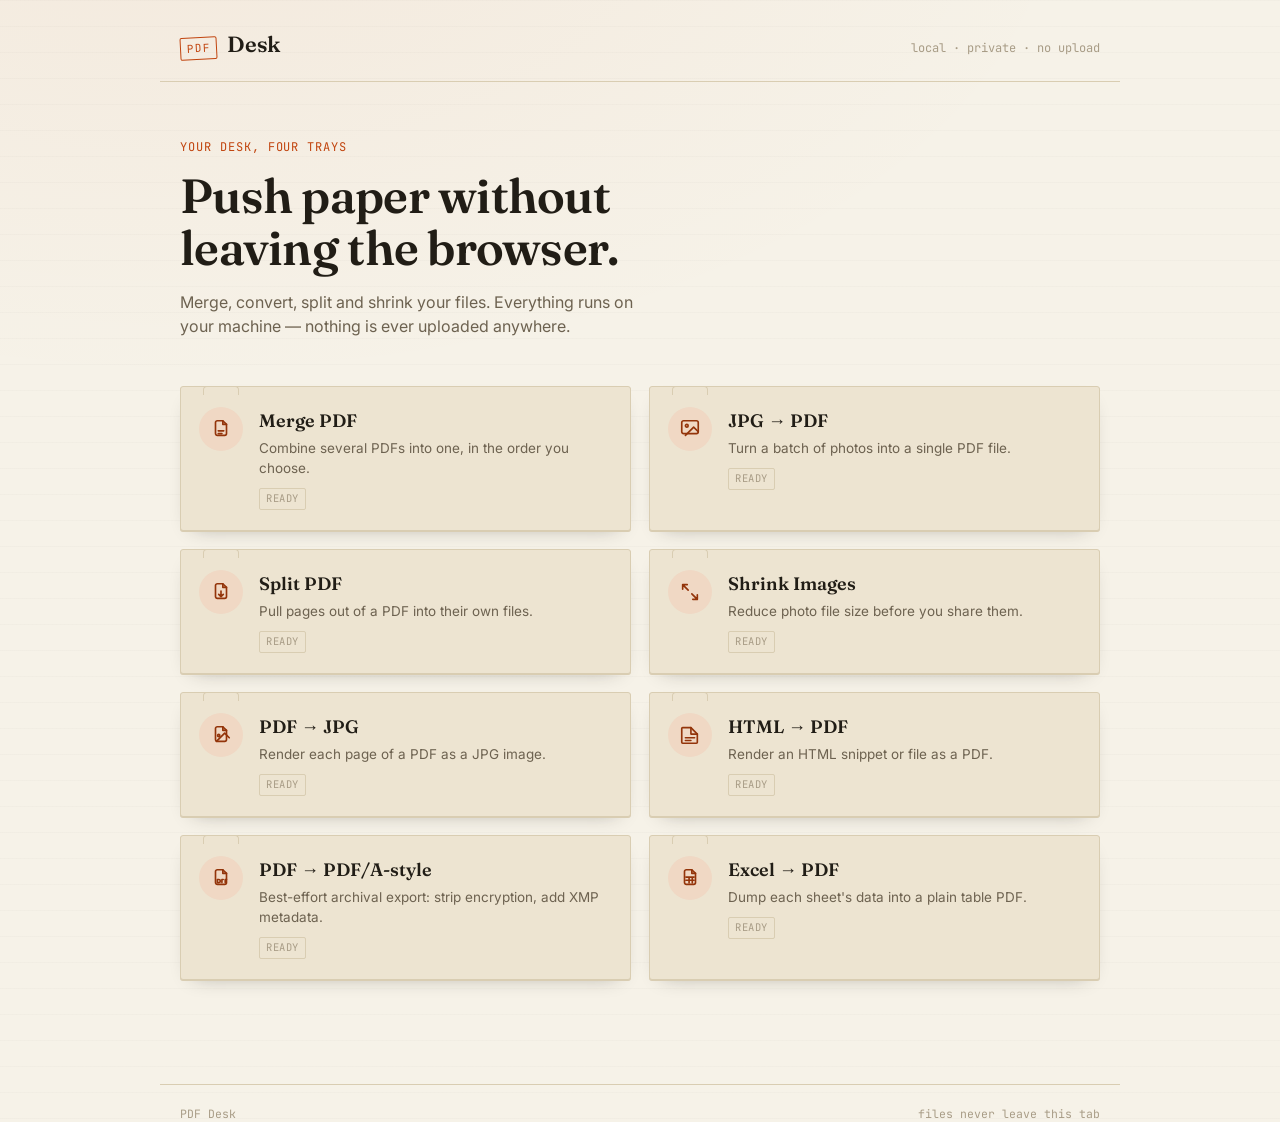
<file: index.html>
<!doctype html>
<html lang="en">
<head>
  <meta charset="utf-8" />
  <meta name="viewport" content="width=device-width, initial-scale=1" />
  <title>PDF Desk</title>
  <link rel="preconnect" href="https://fonts.googleapis.com" />
  <link rel="preconnect" href="https://fonts.gstatic.com" crossorigin />
  <link href="https://fonts.googleapis.com/css2?family=Fraunces:opsz,wght@9..144,500;9..144,600&family=Inter:wght@400;500;600&family=JetBrains+Mono:wght@400;500&display=swap" rel="stylesheet" />
  <link rel="stylesheet" href="css/style.css" />
</head>
<body>
  <header class="site-header">
    <a class="mark" href="index.html">
      <span class="stamp">PDF</span>
      <h1>Desk</h1>
    </a>
    <span class="tagline">local &middot; private &middot; no upload</span>
  </header>

  <main class="page">
    <section class="hero">
      <p class="eyebrow">Your desk, four trays</p>
      <h2>Push paper without leaving the browser.</h2>
      <p>Merge, convert, split and shrink your files. Everything runs on your machine — nothing is ever uploaded anywhere.</p>
    </section>

    <section class="tool-grid">
      <a class="tool-card" href="tools/merge.html">
        <span class="icon" aria-hidden="true">
          <svg viewBox="0 0 24 24" fill="none" stroke="currentColor" stroke-width="1.8" stroke-linecap="round" stroke-linejoin="round">
            <path d="M8 3h6l4 4v10a2 2 0 0 1-2 2H8a2 2 0 0 1-2-2V5a2 2 0 0 1 2-2z" />
            <path d="M14 3v4h4" />
            <path d="M9 14h6M9 17h4" />
          </svg>
        </span>
        <span class="body">
          <h3>Merge PDF</h3>
          <p>Combine several PDFs into one, in the order you choose.</p>
          <span class="badge">Ready</span>
        </span>
      </a>

      <a class="tool-card" href="tools/jpg-to-pdf.html">
        <span class="icon" aria-hidden="true">
          <svg viewBox="0 0 24 24" fill="none" stroke="currentColor" stroke-width="1.8" stroke-linecap="round" stroke-linejoin="round">
            <rect x="3" y="3" width="18" height="14" rx="2" />
            <circle cx="8.5" cy="8.5" r="1.5" />
            <path d="M21 15l-5-5-9 9" />
          </svg>
        </span>
        <span class="body">
          <h3>JPG &rarr; PDF</h3>
          <p>Turn a batch of photos into a single PDF file.</p>
          <span class="badge">Ready</span>
        </span>
      </a>

      <a class="tool-card" href="tools/split.html">
        <span class="icon" aria-hidden="true">
          <svg viewBox="0 0 24 24" fill="none" stroke="currentColor" stroke-width="1.8" stroke-linecap="round" stroke-linejoin="round">
            <path d="M8 3h6l4 4v10a2 2 0 0 1-2 2H8a2 2 0 0 1-2-2V5a2 2 0 0 1 2-2z" />
            <path d="M14 3v4h4" />
            <path d="M12 11v6M9.5 14.5L12 17l2.5-2.5" />
          </svg>
        </span>
        <span class="body">
          <h3>Split PDF</h3>
          <p>Pull pages out of a PDF into their own files.</p>
          <span class="badge">Ready</span>
        </span>
      </a>

      <a class="tool-card" href="tools/shrink.html">
        <span class="icon" aria-hidden="true">
          <svg viewBox="0 0 24 24" fill="none" stroke="currentColor" stroke-width="1.8" stroke-linecap="round" stroke-linejoin="round">
            <path d="M4 9V4h5M4 4l6 6" />
            <path d="M20 15v5h-5M20 20l-6-6" />
          </svg>
        </span>
        <span class="body">
          <h3>Shrink Images</h3>
          <p>Reduce photo file size before you share them.</p>
          <span class="badge">Ready</span>
        </span>
      </a>
      <a class="tool-card" href="tools/pdf-to-jpg.html">
        <span class="icon" aria-hidden="true">
          <svg viewBox="0 0 24 24" fill="none" stroke="currentColor" stroke-width="1.8" stroke-linecap="round" stroke-linejoin="round">
            <path d="M8 3h6l4 4v10a2 2 0 0 1-2 2H8a2 2 0 0 1-2-2V5a2 2 0 0 1 2-2z" />
            <path d="M14 3v4h4" />
            <path d="M21 15l-5-5-9 9" />
            <circle cx="9.5" cy="12.5" r="1.2" />
          </svg>
        </span>
        <span class="body">
          <h3>PDF &rarr; JPG</h3>
          <p>Render each page of a PDF as a JPG image.</p>
          <span class="badge">Ready</span>
        </span>
      </a>
      <a class="tool-card" href="tools/html-to-pdf.html">
        <span class="icon" aria-hidden="true">
          <svg viewBox="0 0 24 24" fill="none" stroke="currentColor" stroke-width="1.8" stroke-linecap="round" stroke-linejoin="round">
            <path d="M4 4h9l7 7v9a1 1 0 0 1-1 1H4a1 1 0 0 1-1-1V5a1 1 0 0 1 1-1z" />
            <path d="M13 4v7h7" />
            <path d="M7 15h10M7 18h6" />
          </svg>
        </span>
        <span class="body">
          <h3>HTML &rarr; PDF</h3>
          <p>Render an HTML snippet or file as a PDF.</p>
          <span class="badge">Ready</span>
        </span>
      </a>
      <a class="tool-card" href="tools/pdf-to-pdfa.html">
        <span class="icon" aria-hidden="true">
          <svg viewBox="0 0 24 24" fill="none" stroke="currentColor" stroke-width="1.8" stroke-linecap="round" stroke-linejoin="round">
            <path d="M8 3h6l4 4v10a2 2 0 0 1-2 2H8a2 2 0 0 1-2-2V5a2 2 0 0 1 2-2z" />
            <path d="M14 3v4h4" />
            <path d="M8 17h1.6a1.7 1.7 0 0 0 0-3.4H8V17zM8 13.6V17" />
            <path d="M13 17v-3.4M13 13.6h1.4" />
            <path d="M16.6 17v-3.4h1.4" />
          </svg>
        </span>
        <span class="body">
          <h3>PDF &rarr; PDF/A-style</h3>
          <p>Best-effort archival export: strip encryption, add XMP metadata.</p>
          <span class="badge">Ready</span>
        </span>
      </a>
      <a class="tool-card" href="tools/excel-to-pdf.html">
        <span class="icon" aria-hidden="true">
          <svg viewBox="0 0 24 24" fill="none" stroke="currentColor" stroke-width="1.8" stroke-linecap="round" stroke-linejoin="round">
            <path d="M8 3h6l4 4v10a2 2 0 0 1-2 2H8a2 2 0 0 1-2-2V5a2 2 0 0 1 2-2z" />
            <path d="M14 3v4h4" />
            <path d="M7.5 11h9M7.5 14.5h9M11 11v6.5M14.5 11v6.5" />
          </svg>
        </span>
        <span class="body">
          <h3>Excel &rarr; PDF</h3>
          <p>Dump each sheet's data into a plain table PDF.</p>
          <span class="badge">Ready</span>
        </span>
      </a>
    </section>
  </main>

  <footer class="site-footer">
    <span>PDF Desk</span>
    <span>files never leave this tab</span>
  </footer>
</body>
</html>
</file>
<file: css/style.css>
/* ============================================================
   PDF Desk — shared styles
   Theme: paper + ink + stamp — a desk where paper gets processed
   ============================================================ */

:root {
  --paper: #f6f2e8;
  --paper-2: #ede4d1;
  --paper-3: #e3d7bc;
  --ink: #211d16;
  --ink-soft: #6d6250;
  --ink-faint: #a89c86;
  --accent: #c1440e;
  --accent-dark: #93340a;
  --accent-soft: #f0d8c4;
  --line: #d9cdb2;
  --ok: #3f6b4a;
  --radius: 3px;
  --shadow-card: 0 1px 0 var(--line), 0 8px 20px -14px rgba(33, 29, 22, 0.45);
  --shadow-lift: 0 2px 0 var(--line), 0 16px 32px -18px rgba(33, 29, 22, 0.55);
  --font-display: "Fraunces", "Iowan Old Style", Georgia, serif;
  --font-body: "Inter", -apple-system, BlinkMacSystemFont, "Segoe UI", sans-serif;
  --font-mono: "JetBrains Mono", ui-monospace, SFMono-Regular, Menlo, Consolas, monospace;
  color-scheme: light;
}

* {
  box-sizing: border-box;
}

html, body {
  margin: 0;
  padding: 0;
}

body {
  background: var(--paper);
  background-image:
    radial-gradient(ellipse 900px 500px at 15% -10%, rgba(193, 68, 14, 0.05), transparent),
    repeating-linear-gradient(180deg, rgba(33, 29, 22, 0.018) 0px, rgba(33, 29, 22, 0.018) 1px, transparent 1px, transparent 26px);
  color: var(--ink);
  font-family: var(--font-body);
  font-size: 16px;
  line-height: 1.5;
  min-height: 100vh;
  -webkit-font-smoothing: antialiased;
}

a {
  color: inherit;
}

button {
  font-family: inherit;
}

::selection {
  background: var(--accent-soft);
  color: var(--accent-dark);
}

:focus-visible {
  outline: 2px solid var(--accent);
  outline-offset: 2px;
}

@media (prefers-reduced-motion: reduce) {
  *, *::before, *::after {
    animation-duration: 0.001ms !important;
    transition-duration: 0.001ms !important;
  }
}

/* ---------- layout shell ---------- */

.page {
  max-width: 960px;
  margin: 0 auto;
  padding: 0 20px 64px;
}

.site-header {
  display: flex;
  align-items: baseline;
  justify-content: space-between;
  gap: 12px;
  padding: 28px 20px 20px;
  max-width: 960px;
  margin: 0 auto;
  border-bottom: 1px solid var(--line);
}

.site-header .mark {
  display: flex;
  align-items: baseline;
  gap: 10px;
  text-decoration: none;
  color: var(--ink);
}

.site-header .mark .stamp {
  font-family: var(--font-mono);
  font-size: 11px;
  letter-spacing: 0.06em;
  color: var(--accent);
  border: 1px solid var(--accent);
  padding: 2px 6px;
  border-radius: 2px;
  transform: rotate(-3deg);
}

.site-header h1 {
  font-family: var(--font-display);
  font-weight: 600;
  font-size: 22px;
  margin: 0;
  letter-spacing: -0.01em;
}

.site-header .tagline {
  font-family: var(--font-mono);
  font-size: 12px;
  color: var(--ink-faint);
}

/* ---------- hero ---------- */

.hero {
  padding: 56px 0 40px;
}

.hero .eyebrow {
  font-family: var(--font-mono);
  font-size: 12px;
  letter-spacing: 0.08em;
  text-transform: uppercase;
  color: var(--accent);
  margin: 0 0 14px;
}

.hero h2 {
  font-family: var(--font-display);
  font-size: clamp(32px, 6vw, 48px);
  font-weight: 600;
  line-height: 1.08;
  letter-spacing: -0.015em;
  margin: 0 0 16px;
  max-width: 14ch;
}

.hero p {
  font-size: 16px;
  color: var(--ink-soft);
  max-width: 46ch;
  margin: 0;
}

/* ---------- tool grid / cards ---------- */

.tool-grid {
  display: grid;
  grid-template-columns: 1fr;
  gap: 14px;
  margin-top: 8px;
}

@media (min-width: 720px) {
  .tool-grid {
    grid-template-columns: repeat(2, 1fr);
    gap: 18px;
  }
}

.tool-card {
  position: relative;
  display: flex;
  align-items: flex-start;
  gap: 16px;
  background: var(--paper-2);
  border: 1px solid var(--line);
  border-radius: var(--radius);
  padding: 20px 18px;
  text-decoration: none;
  color: var(--ink);
  box-shadow: var(--shadow-card);
  transition: transform 0.16s ease, box-shadow 0.16s ease, border-color 0.16s ease;
}

.tool-card::before {
  /* folder tab */
  content: "";
  position: absolute;
  top: -1px;
  left: 22px;
  width: 34px;
  height: 8px;
  background: var(--paper-2);
  border: 1px solid var(--line);
  border-bottom: none;
  border-radius: 4px 4px 0 0;
}

.tool-card:hover {
  transform: translateY(-2px);
  box-shadow: var(--shadow-lift);
  border-color: var(--ink-faint);
}

.tool-card.disabled {
  opacity: 0.55;
  cursor: default;
  pointer-events: none;
}

.tool-card .icon {
  flex: none;
  width: 44px;
  height: 44px;
  border-radius: 50%;
  background: var(--accent-soft);
  color: var(--accent-dark);
  display: grid;
  place-items: center;
}

.tool-card .icon svg {
  width: 22px;
  height: 22px;
}

.tool-card .body {
  flex: 1;
  min-width: 0;
}

.tool-card h3 {
  font-family: var(--font-display);
  font-size: 18px;
  font-weight: 600;
  margin: 0 0 4px;
}

.tool-card p {
  margin: 0;
  font-size: 13.5px;
  color: var(--ink-soft);
}

.tool-card .badge {
  font-family: var(--font-mono);
  font-size: 10.5px;
  letter-spacing: 0.05em;
  text-transform: uppercase;
  color: var(--ink-faint);
  border: 1px solid var(--line);
  border-radius: 2px;
  padding: 2px 6px;
  margin-top: 10px;
  display: inline-block;
}

.tool-card.disabled .badge {
  color: var(--accent-dark);
  border-color: var(--accent-soft);
  background: var(--accent-soft);
}

/* ---------- tool page ---------- */

.tool-header {
  display: flex;
  align-items: center;
  gap: 10px;
  padding: 24px 0 8px;
}

.back-link {
  font-family: var(--font-mono);
  font-size: 13px;
  color: var(--ink-soft);
  text-decoration: none;
  display: inline-flex;
  align-items: center;
  gap: 6px;
}

.back-link:hover {
  color: var(--accent);
}

.tool-title {
  padding: 8px 0 28px;
  border-bottom: 1px solid var(--line);
  margin-bottom: 28px;
}

.tool-title h2 {
  font-family: var(--font-display);
  font-size: clamp(26px, 4vw, 34px);
  font-weight: 600;
  margin: 0 0 8px;
  letter-spacing: -0.01em;
}

.tool-title p {
  color: var(--ink-soft);
  margin: 0;
  max-width: 52ch;
}

/* drop zone — the in-tray */

.dropzone {
  position: relative;
  border: 2px dashed var(--line);
  border-radius: var(--radius);
  background: var(--paper-2);
  padding: 40px 20px;
  text-align: center;
  cursor: pointer;
  transition: border-color 0.15s ease, background 0.15s ease;
}

.dropzone:hover,
.dropzone.drag-over {
  border-color: var(--accent);
  background: var(--accent-soft);
}

.dropzone input[type="file"] {
  /* driven entirely via JS (dropzone.click() / .click()) so it never sits in
     the drop target's hit area — leaving it there double-fires addFiles
     on a real OS drag (native input auto-populate + our drop handler) */
  position: absolute;
  width: 1px;
  height: 1px;
  overflow: hidden;
  opacity: 0;
  pointer-events: none;
}

.dropzone .tray-icon {
  width: 52px;
  height: 52px;
  margin: 0 auto 14px;
  color: var(--accent);
}

.dropzone .tray-icon svg {
  width: 100%;
  height: 100%;
}

.dropzone h4 {
  font-family: var(--font-display);
  font-size: 18px;
  font-weight: 600;
  margin: 0 0 4px;
}

.dropzone p {
  margin: 0;
  font-size: 13.5px;
  color: var(--ink-soft);
}

.dropzone .hint {
  font-family: var(--font-mono);
  font-size: 11.5px;
  color: var(--ink-faint);
  margin-top: 10px;
}

/* file list — paper strips */

.file-list {
  list-style: none;
  margin: 22px 0 0;
  padding: 0;
  display: flex;
  flex-direction: column;
  gap: 8px;
}

.file-strip {
  display: flex;
  align-items: center;
  gap: 12px;
  background: var(--paper-2);
  border: 1px solid var(--line);
  border-left: 4px solid var(--accent);
  border-radius: var(--radius);
  padding: 10px 12px;
}

.file-strip .thumb {
  width: 34px;
  height: 34px;
  flex: none;
  object-fit: cover;
  border-radius: 2px;
  border: 1px solid var(--line);
  background: var(--paper);
}

.file-strip .order {
  font-family: var(--font-mono);
  font-size: 12px;
  color: var(--ink-faint);
  width: 20px;
  flex: none;
  text-align: center;
}

.file-strip .name {
  flex: 1;
  min-width: 0;
  font-size: 13.5px;
  overflow: hidden;
  text-overflow: ellipsis;
  white-space: nowrap;
}

.file-strip .meta {
  font-family: var(--font-mono);
  font-size: 11px;
  color: var(--ink-faint);
  flex: none;
}

.file-strip .actions {
  display: flex;
  gap: 2px;
  flex: none;
}

.icon-btn {
  width: 28px;
  height: 28px;
  display: grid;
  place-items: center;
  background: transparent;
  border: 1px solid transparent;
  border-radius: 3px;
  color: var(--ink-soft);
  cursor: pointer;
}

.icon-btn:hover {
  background: var(--paper);
  border-color: var(--line);
  color: var(--ink);
}

.icon-btn.danger:hover {
  color: var(--accent-dark);
  border-color: var(--accent-soft);
  background: var(--accent-soft);
}

.icon-btn svg {
  width: 15px;
  height: 15px;
}

.icon-btn:disabled {
  opacity: 0.3;
  cursor: default;
}

.icon-btn:disabled:hover {
  background: transparent;
  border-color: transparent;
}

/* split panel — page-range extractor + split-all */

.split-panel {
  margin-top: 22px;
  padding-top: 20px;
  border-top: 1px solid var(--line);
}

.field-row {
  display: flex;
  align-items: center;
  gap: 12px;
  flex-wrap: wrap;
}

.field-label {
  font-family: var(--font-mono);
  font-size: 12px;
  letter-spacing: 0.04em;
  text-transform: uppercase;
  color: var(--ink-soft);
  flex: none;
}

.field-input {
  flex: 1 1 220px;
  min-width: 180px;
  font-family: var(--font-mono);
  font-size: 13.5px;
  padding: 10px 12px;
  border: 1px solid var(--line);
  border-radius: var(--radius);
  background: var(--paper-2);
  color: var(--ink);
}

.field-input:focus-visible {
  border-color: var(--accent);
}

.field-hint {
  margin: 8px 0 0;
  font-family: var(--font-mono);
  font-size: 11.5px;
  color: var(--ink-faint);
}

.field-hint.error {
  color: var(--accent-dark);
}

.field-static {
  margin: 0;
  font-size: 13.5px;
  color: var(--ink-soft);
  flex: 1 1 220px;
}

.split-divider {
  display: flex;
  align-items: center;
  gap: 12px;
  margin: 18px 0;
  font-family: var(--font-mono);
  font-size: 11px;
  color: var(--ink-faint);
  text-transform: uppercase;
  letter-spacing: 0.05em;
}

.split-divider::before,
.split-divider::after {
  content: "";
  flex: 1;
  height: 1px;
  background: var(--line);
}

.html-textarea {
  display: block;
  width: 100%;
  min-height: 220px;
  resize: vertical;
  line-height: 1.5;
}

/* quality panel — shrink-images slider */

.quality-panel {
  margin-top: 22px;
  padding-top: 20px;
  border-top: 1px solid var(--line);
}

.quality-panel .field-row {
  gap: 14px;
}

.quality-value {
  font-family: var(--font-mono);
  font-size: 13px;
  color: var(--accent-dark);
  width: 44px;
  flex: none;
  text-align: right;
}

input[type="range"] {
  flex: 1 1 220px;
  min-width: 160px;
  -webkit-appearance: none;
  appearance: none;
  height: 4px;
  border-radius: 2px;
  background: var(--line);
  outline: none;
}

input[type="range"]::-webkit-slider-thumb {
  -webkit-appearance: none;
  appearance: none;
  width: 16px;
  height: 16px;
  border-radius: 50%;
  background: var(--accent);
  cursor: pointer;
  border: 2px solid var(--paper);
  box-shadow: 0 0 0 1px var(--accent);
}

input[type="range"]::-moz-range-thumb {
  width: 16px;
  height: 16px;
  border-radius: 50%;
  background: var(--accent);
  cursor: pointer;
  border: 2px solid var(--paper);
  box-shadow: 0 0 0 1px var(--accent);
}

/* actions row */

.tool-actions {
  display: flex;
  align-items: center;
  gap: 14px;
  margin-top: 26px;
  flex-wrap: wrap;
}

.btn {
  font-family: var(--font-body);
  font-weight: 600;
  font-size: 14px;
  border-radius: var(--radius);
  padding: 12px 22px;
  border: 1px solid transparent;
  cursor: pointer;
  transition: transform 0.1s ease, box-shadow 0.1s ease, opacity 0.15s ease;
}

.btn-primary {
  background: var(--accent);
  color: var(--paper);
  box-shadow: 0 1px 0 var(--accent-dark);
}

.btn-primary:hover:not(:disabled) {
  background: var(--accent-dark);
}

.btn-primary:active:not(:disabled) {
  transform: translateY(1px);
  box-shadow: none;
}

.btn-primary:disabled {
  opacity: 0.4;
  cursor: default;
}

.btn-ghost {
  background: transparent;
  border-color: var(--line);
  color: var(--ink-soft);
}

.btn-ghost:hover {
  border-color: var(--ink-faint);
  color: var(--ink);
}

.status-line {
  font-family: var(--font-mono);
  font-size: 12.5px;
  color: var(--ink-soft);
}

.status-line.error {
  color: var(--accent-dark);
}

.status-line.success {
  color: var(--ok);
}

.empty-note {
  font-family: var(--font-mono);
  font-size: 12px;
  color: var(--ink-faint);
  text-align: center;
  padding: 18px 0 0;
}

/* footer */

.site-footer {
  max-width: 960px;
  margin: 40px auto 0;
  padding: 20px 20px 0;
  border-top: 1px solid var(--line);
  font-family: var(--font-mono);
  font-size: 11.5px;
  color: var(--ink-faint);
  display: flex;
  justify-content: space-between;
  flex-wrap: wrap;
  gap: 8px;
}
</file>
